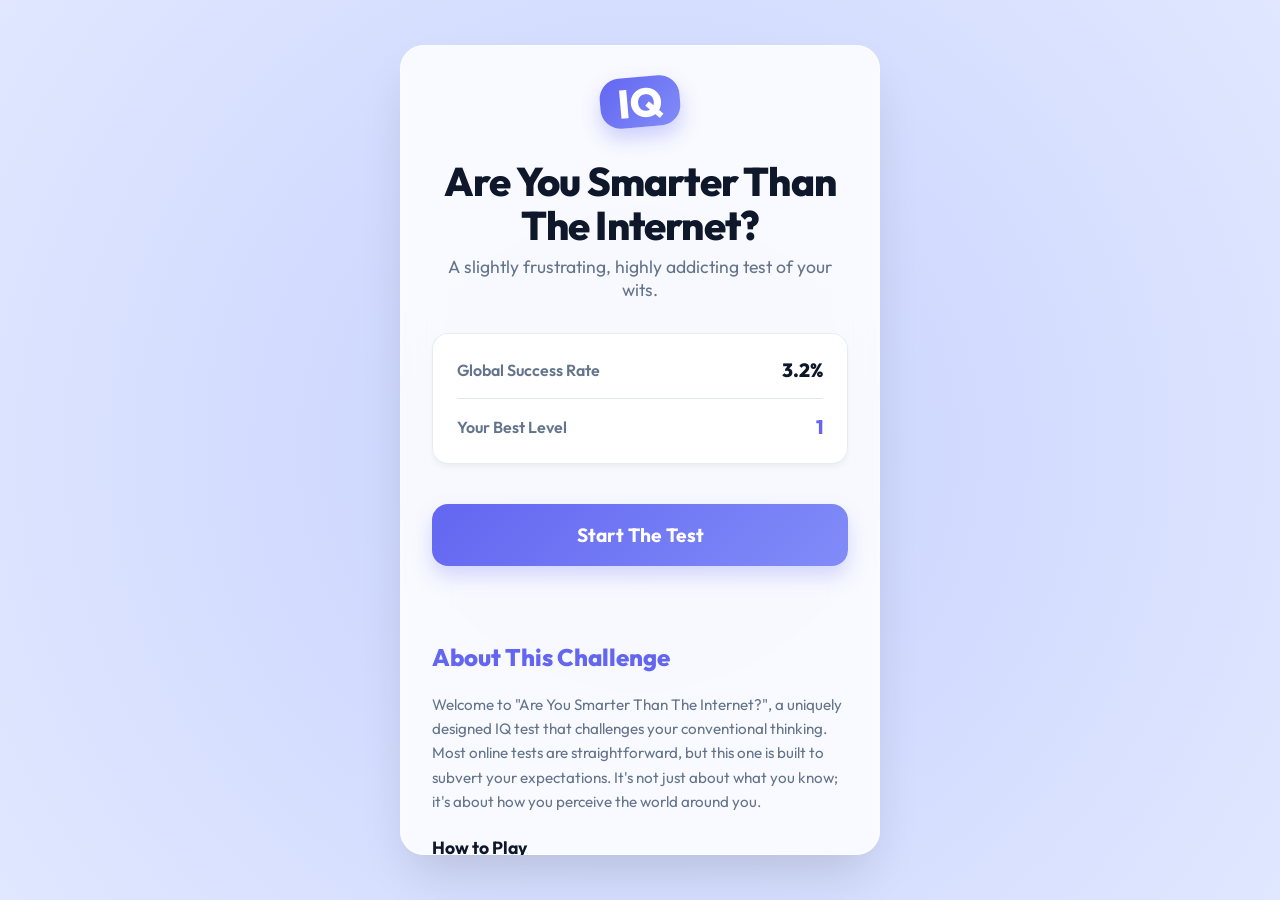
<file: index.html>
<!DOCTYPE html>
<html lang="en">

<head>
    <meta charset="UTF-8">
    <meta name="viewport" content="width=device-width, initial-scale=1.0, maximum-scale=1.0, user-scalable=no">
    <meta name="description" content="A slightly frustrating, highly addicting test of your wits and IQ. Are You Smarter Than The Internet? Challenge yourself with tricky levels and puzzles.">
    <meta name="keywords" content="IQ test, brain game, tricky puzzles, logic game, online game, are you smart">
    <meta property="og:title" content="Are You Smarter Than The Internet?">
    <meta property="og:description" content="Test your wits with this highly addicting and slightly frustrating brain game.">
    <meta property="og:type" content="website">
    <meta name="twitter:card" content="summary_large_image">
    <link rel="icon" type="image/svg+xml" href="favicon.svg">
    <title>Are You Smarter Than The Internet? | Ultimate IQ Challenge</title>
    <link rel="stylesheet" href="style.css">
    <link href="https://fonts.googleapis.com/css2?family=Outfit:wght@400;600;800&display=swap" rel="stylesheet">
    <script async src="https://pagead2.googlesyndication.com/pagead/js/adsbygoogle.js?client=ca-pub-5192186837555576"
        crossorigin="anonymous"></script>
</head>

<body>
    <div class="animated-bg"></div>

    <div id="app">
        <!-- Landing Screen -->
        <div id="landing-screen" class="screen active">
            <div class="logo-container">IQ</div>
            <h1>Are You Smarter Than The Internet?</h1>
            <p class="subtitle">A slightly frustrating, highly addicting test of your wits.</p>
            <div class="stats-card">
                <div class="stat-row">
                    <span class="stat-label">Global Success Rate</span>
                    <span class="stat-value">3.2%</span>
                </div>
                <div class="stat-divider"></div>
                <div class="stat-row">
                    <span class="stat-label">Your Best Level</span>
                    <span class="stat-value highlight" id="best-level">1</span>
                </div>
            </div>
            <!-- Welcome Back Card (hidden by default, shown for returning players) -->
            <div id="welcome-back" class="stats-card welcome-card" style="display:none; margin-bottom:1.5rem;">
                <div style="text-align:center; margin-bottom:0.8rem;">
                    <span style="font-size:1.5rem;">👋</span>
                    <span style="font-weight:800; font-size:1.1rem; margin-left:0.3rem;">Welcome back!</span>
                </div>
                <div class="stat-row">
                    <span class="stat-label">Total Attempts</span>
                    <span class="stat-value" id="total-attempts">0</span>
                </div>
                <div class="stat-divider"></div>
                <div class="stat-row">
                    <span class="stat-label">Last Played</span>
                    <span class="stat-value" id="last-played">Never</span>
                </div>
            </div>
            <button id="start-btn" class="btn btn-primary">Start The Test</button>
            
            <div class="content-section" style="margin-top: 3rem; text-align: left;">
                <h2>About This Challenge</h2>
                <p>Welcome to "Are You Smarter Than The Internet?", a uniquely designed IQ test that challenges your conventional thinking. Most online tests are straightforward, but this one is built to subvert your expectations. It's not just about what you know; it's about how you perceive the world around you.</p>
                
                <h3>How to Play</h3>
                <p>Each level presented in this test has a logic of its own. Some require quick reflexes, others require careful reading of the instructions, and a few might even require you to do absolutely nothing. Your goal is to reach Level 20 without failing. If you fail, you start from the beginning—unless you choose to continue with a sponsored retry.</p>

                <h3>Tips for Success</h3>
                <p>1. <b>Read carefully:</b> The most obvious answer is often a trap. Look for hidden buttons or double meanings in the text.<br>
                2. <b>Be patient:</b> Some levels count down, while others wait for your action. Don't rush unless the timer tells you to.<br>
                3. <b>Think outside the box:</b> If a button isn't working, maybe the solution isn't a button at all.</p>
            </div>

            <!-- Landing Screen Banner -->
            <div style="margin: 2rem 0; min-height: 100px;">
                <ins class="adsbygoogle" style="display:block" data-ad-client="ca-pub-5192186837555576"
                    data-ad-slot="6813744066" data-ad-format="auto" data-full-width-responsive="true"></ins>
                <script>
                    (adsbygoogle = window.adsbygoogle || []).push({});
                </script>
            </div>
            <!-- Privacy Placeholder for GDPR/CCPA Compliance -->
            <div
                style="font-size: 0.75rem; color: var(--text-muted); opacity: 0.6; margin-top: 1.5rem; text-align: center;">
                By playing, you agree to our <a href="privacy.html" style="color: var(--primary);">Privacy Policy</a>
                and use of
                cookies for personalized ads.
            </div>
        </div>

        <!-- Game Screen -->
        <div id="game-screen" class="screen">
            <div class="game-header">
                <div class="level-badge" id="level-indicator">Level 1</div>
                <div class="timer-container">
                    <div class="timer-text"><span id="time-left">10</span>s</div>
                    <div class="timer-track">
                        <div id="time-bar" class="timer-fill"></div>
                    </div>
                </div>
            </div>

            <div id="level-container">
                <!-- Dynamic level content injected here -->
            </div>
        </div>

        <!-- End Screen -->
        <div id="end-screen" class="screen">
            <div class="icon-pulse" id="fail-icon">❌</div>
            <h1 id="fail-title">You Failed!</h1>
            <p class="fail-subtitle">You made it to <strong id="reached-level">Level X</strong>.</p>

            <div class="stats-card" style="margin-top: 1rem; width: 100%;">
                <p style="margin: 0;">Only <strong id="global-stat" style="color: var(--primary);">Y</strong>% of
                    players reach this far.</p>
            </div>

            <div class="action-buttons">
                <button id="retry-ad-btn" class="btn btn-success" style="margin-bottom: 1rem;">
                    ▶️ Watch Ad to Retry Level <span id="current-fail-level"></span>
                </button>
                <div style="display: flex; gap: 1rem;">
                    <button id="retry-btn" class="btn btn-primary">Retry from Level 1</button>
                    <button id="share-btn" class="btn btn-secondary" style="margin-top: 0;">Share Score</button>
                </div>
            </div>

            <div id="fun-fact-container" class="stats-card" style="margin-top: 2rem; border-color: var(--secondary);">
                <p style="font-size: 0.9rem; margin: 0; opacity: 0.8;"><strong>💡 Did you know?</strong></p>
                <p id="fun-fact-text" style="font-size: 1rem; margin-top: 0.5rem;"></p>
            </div>

            <!-- End Screen Banner -->
            <ins class="adsbygoogle" style="display:block" data-ad-client="ca-pub-5192186837555576"
                data-ad-slot="6813744066" data-ad-format="auto" data-full-width-responsive="true"></ins>
            <script>
                (adsbygoogle = window.adsbygoogle || []).push({});
            </script>
        </div>

        <!-- Fake Ad Screen overlay -->
        <div id="ad-screen" class="screen" style="z-index: 100; background: black; color: white;">
            <div style="text-align:right; padding: 1rem;"><span id="ad-timer">5</span></div>
            <div style="flex:1; display:flex; flex-direction:column; justify-content:center; align-items:center;">
                <h2>SPONSORED AD</h2>
                <p style="margin: 1rem 0; opacity: 0.7;">Loading Advertisement...</p>
                <div class="loader"></div>
            </div>
            <button id="close-ad-btn" class="btn btn-secondary" style="display:none; color:black;">Close Ad &
                Continue</button>
        </div>
    </div>

    <script src="script.js"></script>
</body>

</html>
</file>
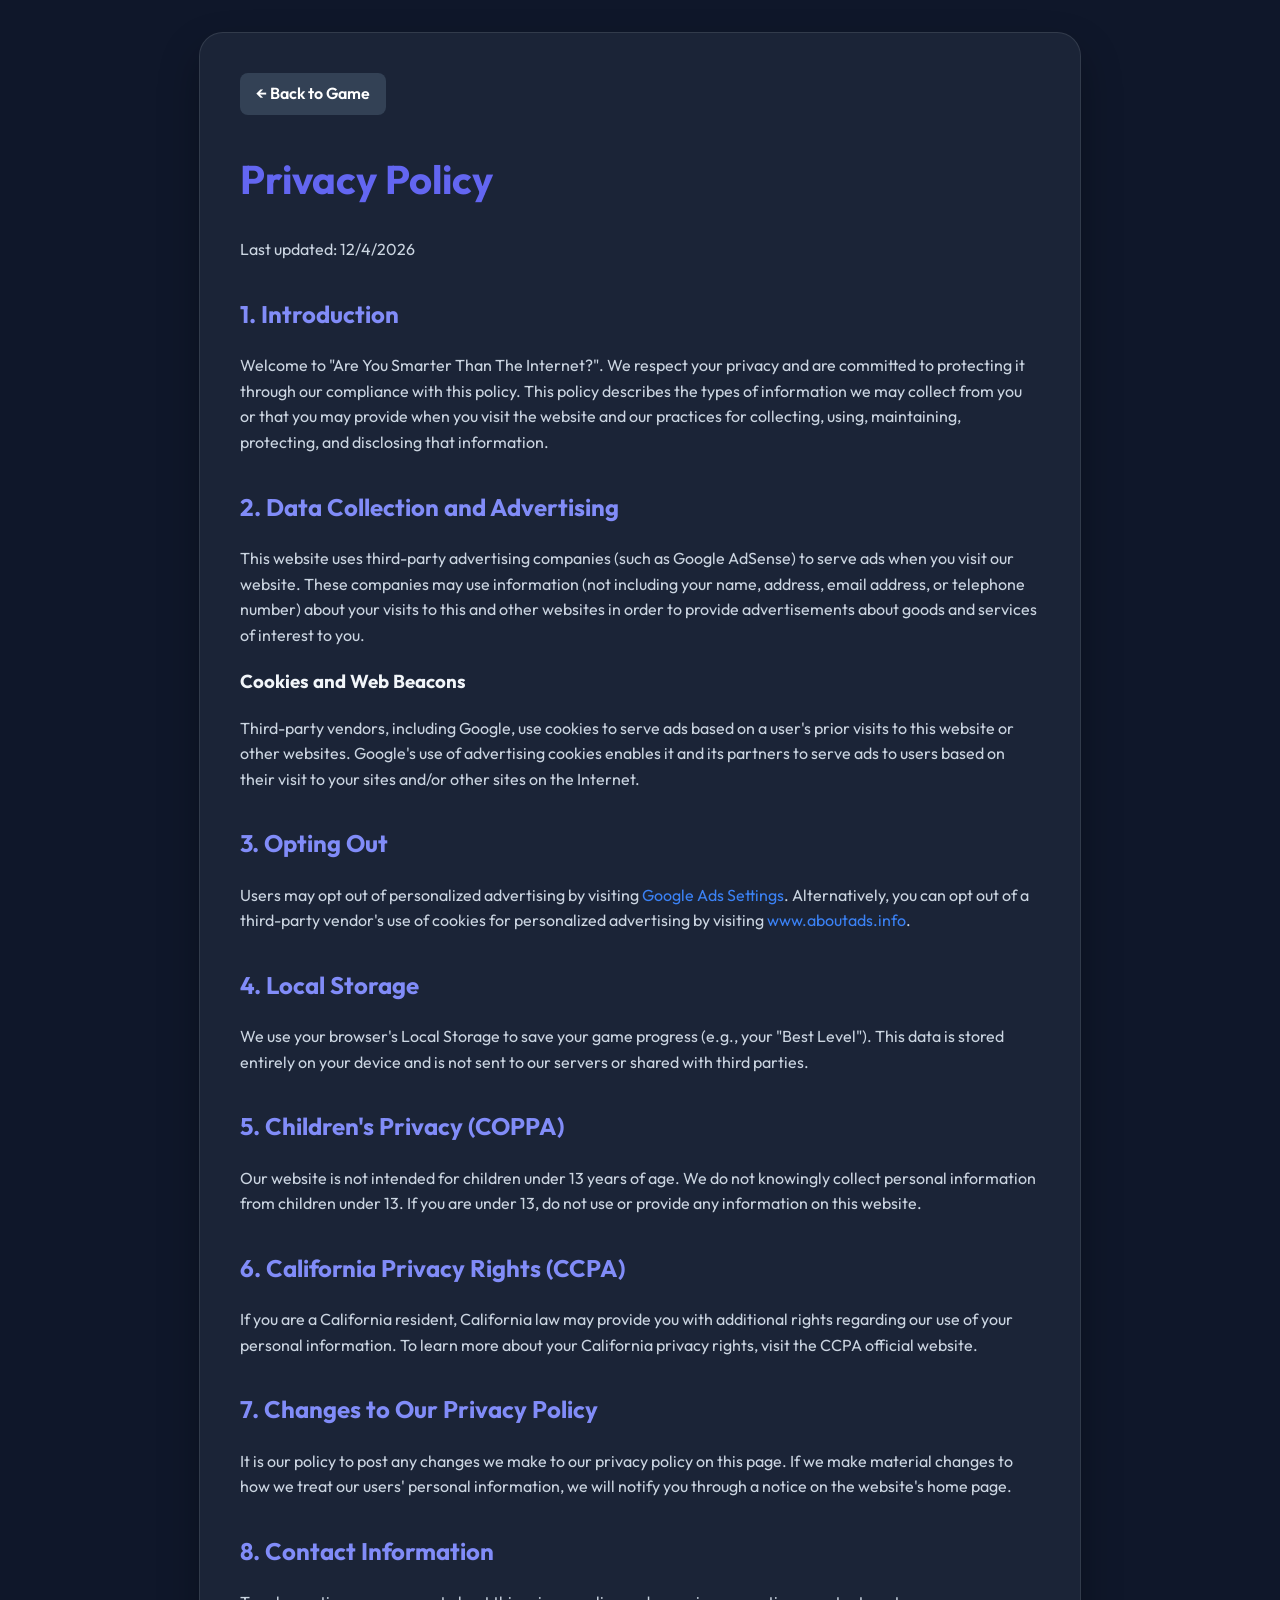
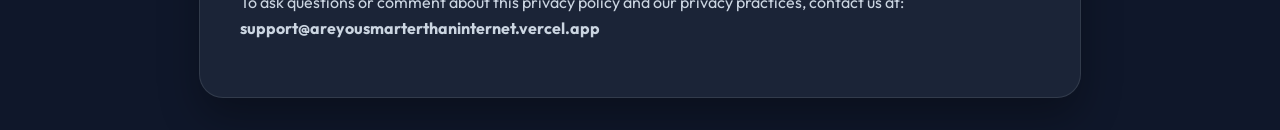
<file: privacy.html>
<!DOCTYPE html>
<html lang="en">

<head>
    <meta charset="UTF-8">
    <meta name="viewport" content="width=device-width, initial-scale=1.0">
    <title>Privacy Policy - Are You Smarter Than The Internet?</title>
    <link href="https://fonts.googleapis.com/css2?family=Outfit:wght@400;600;800&display=swap" rel="stylesheet">
    <style>
        body {
            font-family: 'Outfit', sans-serif;
            background-color: #0f172a;
            color: #f1f5f9;
            line-height: 1.6;
            margin: 0;
            padding: 2rem;
            display: flex;
            justify-content: center;
        }

        .container {
            max-width: 800px;
            background: rgba(30, 41, 59, 0.8);
            padding: 2.5rem;
            border-radius: 24px;
            box-shadow: 0 20px 40px rgba(0, 0, 0, 0.3);
            border: 1px solid rgba(255, 255, 255, 0.1);
        }

        h1 {
            color: #6366f1;
            margin-top: 0;
            font-size: 2.5rem;
        }

        h2 {
            color: #818cf8;
            margin-top: 2rem;
        }

        p {
            color: #cbd5e1;
            margin-bottom: 1rem;
        }

        a {
            color: #3b82f6;
            text-decoration: none;
        }

        a:hover {
            text-decoration: underline;
        }

        .back-btn {
            display: inline-block;
            margin-bottom: 2rem;
            padding: 0.5rem 1rem;
            background: #334155;
            color: white;
            border-radius: 8px;
            text-decoration: none;
            font-weight: 600;
            transition: background 0.2s;
        }

        .back-btn:hover {
            background: #475569;
            text-decoration: none;
        }
    </style>
</head>

<body>
    <div class="container">
        <a href="index.html" class="back-btn">&larr; Back to Game</a>

        <h1>Privacy Policy</h1>
        <p>Last updated: <span id="date"></span></p>

        <h2>1. Introduction</h2>
        <p>Welcome to "Are You Smarter Than The Internet?". We respect your privacy and are committed to protecting it
            through our compliance with this policy. This policy describes the types of information we may collect from
            you or that you may provide when you visit the website and our practices for collecting, using, maintaining,
            protecting, and disclosing that information.</p>

        <h2>2. Data Collection and Advertising</h2>
        <p>This website uses third-party advertising companies (such as Google AdSense) to serve ads when you visit our
            website. These companies may use information (not including your name, address, email address, or telephone
            number) about your visits to this and other websites in order to provide advertisements about goods and
            services of interest to you.</p>

        <h3>Cookies and Web Beacons</h3>
        <p>Third-party vendors, including Google, use cookies to serve ads based on a user's prior visits to this
            website or other websites. Google's use of advertising cookies enables it and its partners to serve ads to
            users based on their visit to your sites and/or other sites on the Internet.</p>

        <h2>3. Opting Out</h2>
        <p>Users may opt out of personalized advertising by visiting <a href="https://myadcenter.google.com/"
                target="_blank">Google Ads Settings</a>. Alternatively, you can opt out of a third-party vendor's use of
            cookies for personalized advertising by visiting <a href="https://www.aboutads.info/"
                target="_blank">www.aboutads.info</a>.</p>

        <h2>4. Local Storage</h2>
        <p>We use your browser's Local Storage to save your game progress (e.g., your "Best Level"). This data is stored
            entirely on your device and is not sent to our servers or shared with third parties.</p>

        <h2>5. Children's Privacy (COPPA)</h2>
        <p>Our website is not intended for children under 13 years of age. We do not knowingly collect personal
            information from children under 13. If you are under 13, do not use or provide any information on this
            website.</p>

        <h2>6. California Privacy Rights (CCPA)</h2>
        <p>If you are a California resident, California law may provide you with additional rights regarding our use of
            your personal information. To learn more about your California privacy rights, visit the CCPA official website.</p>

        <h2>7. Changes to Our Privacy Policy</h2>
        <p>It is our policy to post any changes we make to our privacy policy on this page. If we make material changes
            to how we treat our users' personal information, we will notify you through a notice on the website's home
            page.</p>

        <h2>8. Contact Information</h2>
        <p>To ask questions or comment about this privacy policy and our privacy practices, contact us at: <b>support@areyousmarterthaninternet.vercel.app</b></p>

    </div>

    <script>
        document.getElementById('date').textContent = new Date().toLocaleDateString();
    </script>
</body>

</html>
</file>
<file: style.css>
:root {
    --primary: #6366f1;
    --primary-hover: #4f46e5;
    --secondary: #f8fafc;
    --secondary-hover: #f1f5f9;
    --danger: #ef4444;
    --success: #10b981;
    --text-main: #0f172a;
    --text-muted: #64748b;
    --bg-color: #e0e7ff;
    --card-bg: rgba(255, 255, 255, 0.85);
    --border-radius: 24px;
}

* {
    box-sizing: border-box;
    margin: 0;
    padding: 0;
    -webkit-tap-highlight-color: transparent;
}

body {
    font-family: 'Outfit', sans-serif;
    background-color: var(--bg-color);
    color: var(--text-main);
    display: flex;
    justify-content: center;
    align-items: center;
    min-height: 100vh;
    overflow: hidden;
}

.animated-bg {
    position: fixed;
    top: -50%;
    left: -50%;
    width: 200%;
    height: 200%;
    background: radial-gradient(circle at 50% 50%, #c7d2fe 0%, #e0e7ff 50%, #f5f3ff 100%);
    animation: rotateBg 30s linear infinite;
    z-index: -1;
}

@keyframes rotateBg {
    0% {
        transform: rotate(0deg);
    }

    100% {
        transform: rotate(360deg);
    }
}

#app {
    width: 100%;
    max-width: 480px;
    height: 100vh;
    max-height: 850px;
    background: var(--card-bg);
    backdrop-filter: blur(20px);
    -webkit-backdrop-filter: blur(20px);
    box-shadow: 0 25px 50px -12px rgba(0, 0, 0, 0.15), inset 0 0 0 1px rgba(255, 255, 255, 0.5);
    position: relative;
    overflow: hidden;
    display: flex;
    flex-direction: column;
}

@media (min-height: 850px) and (min-width: 480px) {
    #app {
        height: 90vh;
        border-radius: var(--border-radius);
    }
}

.screen {
    position: absolute;
    inset: 0;
    display: flex;
    flex-direction: column;
    padding: 2rem;
    opacity: 0;
    pointer-events: none;
    transition: opacity 0.4s cubic-bezier(0.4, 0, 0.2, 1), transform 0.4s cubic-bezier(0.4, 0, 0.2, 1);
    transform: translateY(20px);
    overflow-y: auto;
}

.screen.active {
    opacity: 1;
    pointer-events: all;
    z-index: 10;
    transform: translateY(0);
}

h1 {
    font-size: 2.5rem;
    font-weight: 800;
    text-align: center;
    margin-bottom: 0.5rem;
    line-height: 1.1;
    letter-spacing: -0.02em;
}

.subtitle {
    text-align: center;
    font-size: 1.1rem;
    color: var(--text-muted);
    margin-bottom: 2rem;
}

.logo-container {
    width: 80px;
    height: 80px;
    background: linear-gradient(135deg, var(--primary), #818cf8);
    color: white;
    border-radius: 20px;
    display: flex;
    justify-content: center;
    align-items: center;
    font-size: 2.5rem;
    font-weight: 800;
    margin: 0 auto 2rem;
    box-shadow: 0 10px 20px rgba(99, 102, 241, 0.3);
    transform: rotate(-5deg);
}

.stats-card {
    background: rgba(255, 255, 255, 0.9);
    border-radius: 16px;
    padding: 1.5rem;
    margin-bottom: 2.5rem;
    box-shadow: 0 4px 6px -1px rgba(0, 0, 0, 0.05);
    border: 1px solid rgba(226, 232, 240, 0.8);
}

.welcome-card {
    background: linear-gradient(135deg, rgba(255, 255, 255, 0.95), rgba(224, 231, 255, 0.9));
    border: 1px solid rgba(99, 102, 241, 0.2);
    box-shadow: 0 4px 12px rgba(99, 102, 241, 0.1);
    animation: fadeInUp 0.5s ease-out;
}

@keyframes fadeInUp {
    from {
        opacity: 0;
        transform: translateY(10px);
    }

    to {
        opacity: 1;
        transform: translateY(0);
    }
}

.stat-row {
    display: flex;
    justify-content: space-between;
    align-items: center;
}

.stat-divider {
    height: 1px;
    background: #e2e8f0;
    margin: 1rem 0;
}

.stat-label {
    color: var(--text-muted);
    font-weight: 600;
}

.stat-value {
    font-weight: 800;
    font-size: 1.2rem;
}

.stat-value.highlight {
    color: var(--primary);
}

.btn {
    padding: 1.2rem 2rem;
    font-size: 1.2rem;
    font-weight: 700;
    border: none;
    border-radius: 16px;
    cursor: pointer;
    transition: all 0.2s cubic-bezier(0.4, 0, 0.2, 1);
    width: 100%;
    font-family: 'Outfit', sans-serif;
    display: flex;
    justify-content: center;
    align-items: center;
    gap: 0.5rem;
    touch-action: manipulation;
}

.btn:active {
    transform: scale(0.96);
}

.btn-primary {
    background: linear-gradient(135deg, var(--primary), #818cf8);
    color: white;
    box-shadow: 0 10px 20px rgba(99, 102, 241, 0.25);
}

.btn-primary:hover {
    box-shadow: 0 15px 25px rgba(99, 102, 241, 0.35);
    transform: translateY(-2px);
}

.btn-secondary {
    background: var(--secondary);
    color: var(--text-main);
    border: 2px solid #e2e8f0;
    margin-top: 1rem;
}

.btn-secondary:hover {
    background: var(--secondary-hover);
}

.game-header {
    margin-bottom: 2rem;
}

.level-badge {
    display: inline-block;
    padding: 0.5rem 1rem;
    background: var(--primary);
    color: white;
    font-weight: 800;
    border-radius: 99px;
    margin-bottom: 1rem;
    font-size: 0.9rem;
    letter-spacing: 0.05em;
    text-transform: uppercase;
}

.timer-container {
    display: flex;
    align-items: center;
    gap: 1rem;
}

.timer-text {
    font-weight: 800;
    font-size: 1.2rem;
    min-width: 60px;
}

.timer-track {
    flex: 1;
    height: 12px;
    background: #e2e8f0;
    border-radius: 99px;
    overflow: hidden;
}

.timer-fill {
    height: 100%;
    background: var(--success);
    width: 100%;
    transition: width 1s linear, background-color 0.3s;
}

#level-container {
    flex: 1;
    display: flex;
    flex-direction: column;
    position: relative;
}

.question {
    font-size: 1.8rem;
    font-weight: 800;
    text-align: center;
    margin-bottom: 2rem;
    line-height: 1.2;
}

.options-grid {
    display: grid;
    grid-template-columns: 1fr 1fr;
    gap: 1rem;
    width: 100%;
}

.option-btn {
    padding: 1.5rem 1rem;
    font-size: 1.2rem;
    font-weight: 700;
    background: white;
    border: 2px solid #e2e8f0;
    border-radius: 16px;
    cursor: pointer;
    transition: all 0.2s ease;
    box-shadow: 0 4px 6px rgba(0, 0, 0, 0.02);
    color: var(--text-main);
    user-select: none;
}

.option-btn:active {
    transform: scale(0.95);
    border-color: var(--primary);
    background: #eff6ff;
}

.sub-text {
    font-size: 0.9rem;
    color: var(--text-muted);
    opacity: 0.35;
    text-align: center;
    margin-bottom: 1.5rem;
    font-weight: 600;
}

.huge-danger-btn {
    background: var(--success);
    color: white;
    font-size: 2rem;
    width: 100%;
    padding: 3rem;
    border: none;
    border-radius: 20px;
    font-weight: 800;
    margin-top: 1rem;
    cursor: pointer;
    transition: transform 0.1s;
    box-shadow: 0 10px 20px rgba(16, 185, 129, 0.3);
}

.huge-danger-btn:active {
    transform: scale(0.95);
}

.secret-dot {
    display: inline-block;
    width: 30px;
    height: 30px;
    background: transparent;
    border-radius: 50%;
    cursor: pointer;
    position: relative;
    z-index: 20;
}

.secret-dot::after {
    content: '';
    position: absolute;
    top: 50%;
    left: 50%;
    width: 8px;
    height: 8px;
    background: #94a3b8;
    /* Darker grey and slightly larger for better visibility */
    border-radius: 50%;
    transform: translate(-50%, -50%);
}

.shape-btn {
    font-size: 3rem;
    display: flex;
    justify-content: center;
    align-items: center;
}

@keyframes pulse-danger {
    0% {
        transform: scale(1);
        box-shadow: 0 0 0 0 rgba(239, 68, 68, 0.4);
    }

    70% {
        transform: scale(1.05);
        box-shadow: 0 0 0 20px rgba(239, 68, 68, 0);
    }

    100% {
        transform: scale(1);
        box-shadow: 0 0 0 0 rgba(239, 68, 68, 0);
    }
}

#end-screen {
    justify-content: center;
    align-items: center;
}

.icon-pulse {
    font-size: 4rem;
    margin-bottom: 1rem;
    animation: pulse-danger 2s infinite;
}

.fail-subtitle {
    font-size: 1.3rem;
    margin-bottom: 1rem;
    color: var(--text-muted);
}

.action-buttons {
    width: 100%;
    margin-top: 1rem;
    display: flex;
    flex-direction: column;
}

/* Ads */
ins.adsbygoogle {
    width: 100%;
    max-height: 100px;
    display: flex;
    justify-content: center;
    align-items: center;
    overflow: hidden;
    margin-top: auto;
    padding-top: 1rem;
}

.ad-placeholder {
    width: 320px;
    height: 50px;
    background: #cbd5e1;
    border: 1px dashed #94a3b8;
    color: #475569;
    display: flex;
    justify-content: center;
    align-items: center;
    font-size: 0.8rem;
    letter-spacing: 0.1em;
    text-transform: uppercase;
    border-radius: 8px;
}

.loader {
    width: 48px;
    height: 48px;
    border: 5px solid #333;
    border-bottom-color: var(--primary);
    border-radius: 50%;
    display: inline-block;
    box-sizing: border-box;
    animation: rotation 1s linear infinite;
}

@keyframes rotation {
    0% {
        transform: rotate(0deg);
    }

    100% {
        transform: rotate(360deg);
    }
}

.level-hint {
    margin-top: auto;
    padding: 1rem;
    background: rgba(255, 255, 255, 0.4);
    border-radius: 12px;
    font-size: 0.85rem;
    color: var(--text-muted);
    font-style: italic;
    text-align: center;
    animation: hintFadeIn 0.8s ease-out;
    border: 1px dashed rgba(0, 0, 0, 0.05);
    pointer-events: none;
    width: 100%;
}

/* Content Section for AdSense */
.content-section {
    padding-bottom: 3rem;
    color: var(--text-main);
    line-height: 1.6;
}

.content-section h2 {
    font-size: 1.5rem;
    margin: 1.5rem 0 1rem;
    color: var(--primary);
    font-weight: 800;
}

.content-section h3 {
    font-size: 1.1rem;
    margin: 1.2rem 0 0.5rem;
    font-weight: 700;
}

.content-section p {
    font-size: 0.95rem;
    margin-bottom: 1rem;
    color: var(--text-muted);
}

.content-section b {
    color: var(--text-main);
}

@keyframes hintFadeIn {
    from {
        opacity: 0;
        transform: translateY(5px);
    }

    to {
        opacity: 1;
        transform: translateY(0);
    }
}
</file>
